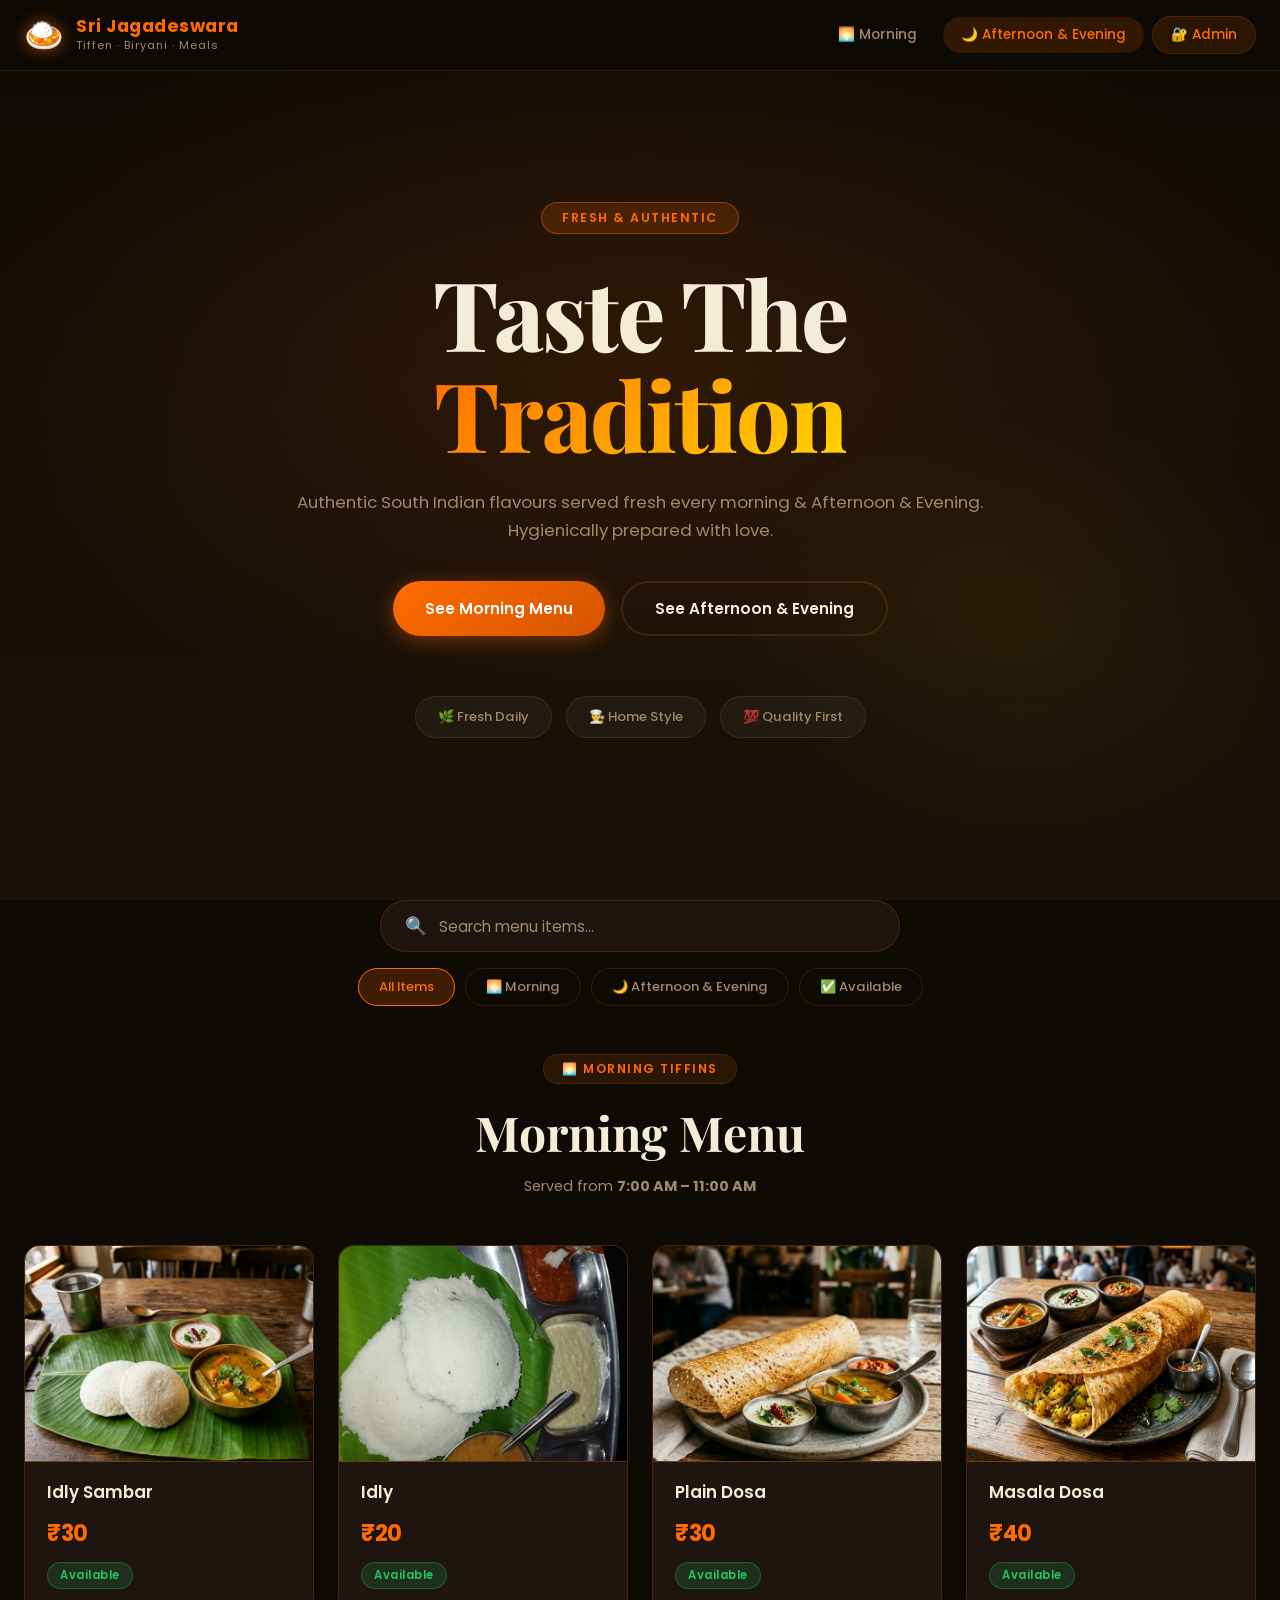
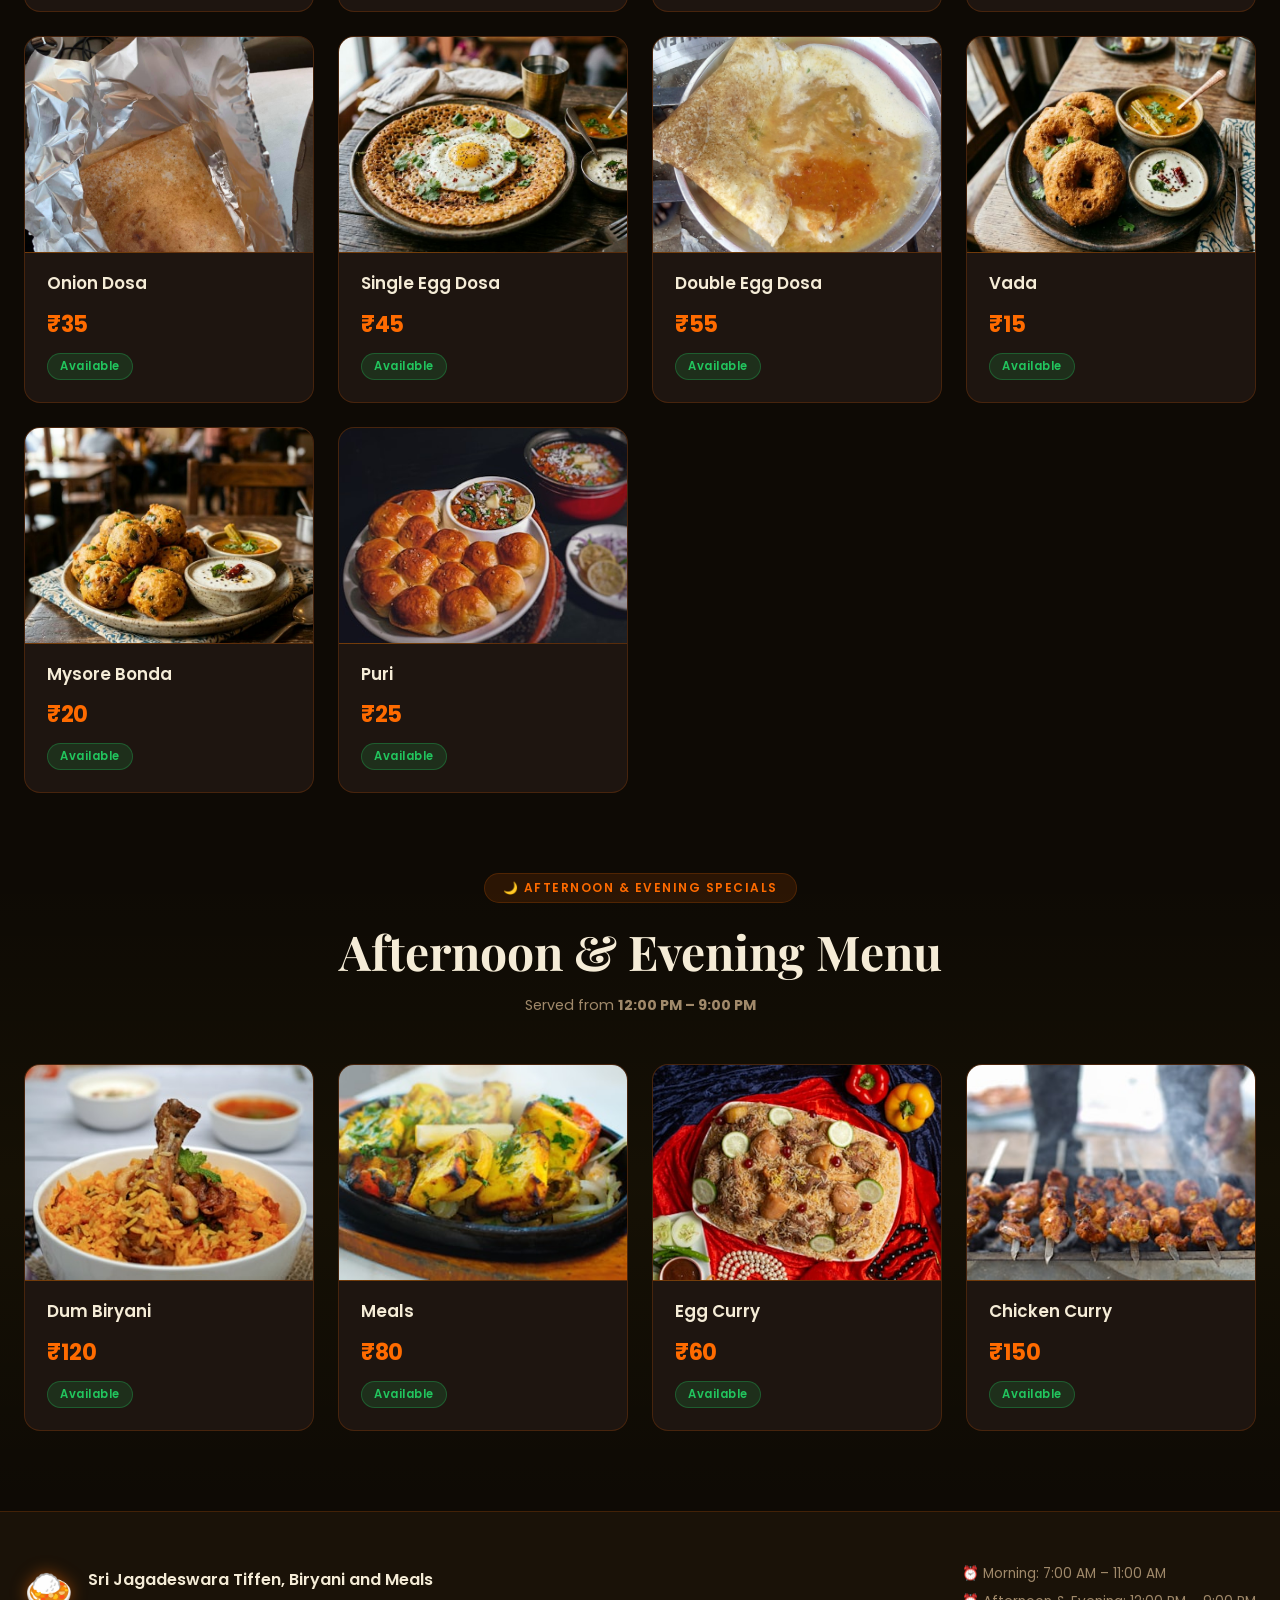
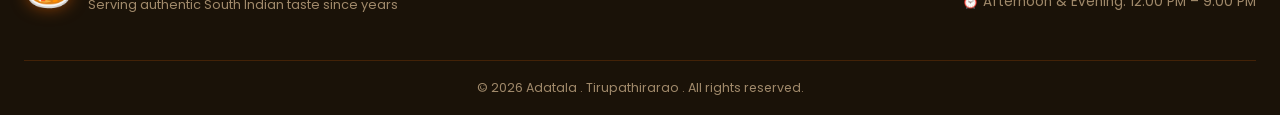
<file: index.html>
<!DOCTYPE html>
<html lang="en">

<head>
  <meta charset="UTF-8" />
  <meta name="viewport" content="width=device-width, initial-scale=1.0" />
  <title>Sri Jagadeswara Tiffen, Biryani and Meals</title>
  <meta name="description"
    content="Fresh & delicious South Indian tiffins, biryani and meals at Sri Jagadeswara Tiffen. View our morning and evening menu." />
  <link rel="preconnect" href="https://fonts.googleapis.com" />
  <link
    href="https://fonts.googleapis.com/css2?family=Poppins:wght@300;400;500;600;700;800&family=Playfair+Display:wght@700;800&display=swap"
    rel="stylesheet" />
  <link rel="stylesheet" href="style.css" />
</head>

<body>

  <!-- ========== HEADER ========== -->
  <header class="site-header" id="site-header">
    <div class="header-inner">
      <div class="brand">
        <span class="brand-icon">🍛</span>
        <div class="brand-text">
          <h1 class="brand-name">Sri Jagadeswara</h1>
          <p class="brand-sub">Tiffen · Biryani · Meals</p>
        </div>
      </div>
      <nav class="main-nav" id="main-nav">
        <a href="#morning" class="nav-link active" id="nav-morning">🌅 Morning</a>
        <a href="#evening" class="nav-link" id="nav-evening">🌙 Afternoon & Evening</a>
        <a href="admin.html" class="nav-link admin-link" id="nav-admin">🔐 Admin</a>
      </nav>
      <button class="hamburger" id="hamburger" aria-label="Toggle menu">&#9776;</button>
    </div>
  </header>

  <!-- ========== HERO ========== -->
  <section class="hero">
    <div class="hero-bg"></div>
    <div class="hero-content">
      <span class="hero-badge">Fresh &amp; Authentic</span>
      <h2 class="hero-title">taste the<br /><span class="gradient-text">tradition</span></h2>
      <p class="hero-desc">Authentic South Indian flavours served fresh every morning &amp; Afternoon & Evening.
        Hygienically
        prepared with love.</p>
      <div class="hero-cta">
        <a href="#morning" class="btn btn-primary" id="btn-see-morning">See Morning Menu</a>
        <a href="#evening" class="btn btn-outline" id="btn-see-evening">See Afternoon & Evening</a>
      </div>
    </div>
    <div class="hero-badges-row">
      <div class="badge-pill">🌿 Fresh Daily</div>
      <div class="badge-pill">👨‍🍳 Home Style</div>
      <div class="badge-pill">💯 Quality First</div>
    </div>
  </section>

  <!-- ========== SEARCH ========== -->
  <div class="search-wrap">
    <div class="search-box">
      <span class="search-icon">🔍</span>
      <input type="text" id="search-input" placeholder="Search menu items..." autocomplete="off" />
    </div>
    <div class="filter-chips">
      <button class="chip active" data-filter="all" id="filter-all">All Items</button>
      <button class="chip" data-filter="morning" id="filter-morning">🌅 Morning</button>
      <button class="chip" data-filter="evening" id="filter-evening">🌙 Afternoon & Evening</button>
      <button class="chip" data-filter="available" id="filter-available">✅ Available</button>
    </div>
  </div>

  <!-- ========== MORNING MENU ========== -->
  <section class="menu-section" id="morning">
    <div class="section-header">
      <div class="section-label">🌅 Morning Tiffins</div>
      <h2 class="section-title">Morning Menu</h2>
      <p class="section-desc">Served from <strong>7:00 AM – 11:00 AM</strong></p>
    </div>
    <div class="menu-grid" id="morning-grid">
      <div class="skeleton-card"></div>
      <div class="skeleton-card"></div>
      <div class="skeleton-card"></div>
      <div class="skeleton-card"></div>
    </div>
  </section>

  <!-- ========== EVENING MENU ========== -->
  <section class="menu-section evening-section" id="evening">
    <div class="section-header">
      <div class="section-label">🌙 Afternoon & Evening Specials</div>
      <h2 class="section-title">Afternoon & Evening Menu</h2>
      <p class="section-desc">Served from <strong>12:00 PM – 9:00 PM</strong></p>
    </div>
    <div class="menu-grid" id="evening-grid">
      <div class="skeleton-card"></div>
      <div class="skeleton-card"></div>
      <div class="skeleton-card"></div>
    </div>
  </section>

  <!-- ========== NO RESULTS ========== -->
  <div class="no-results hidden" id="no-results">
    <div class="no-results-icon">🍽️</div>
    <h3>No items found</h3>
    <p>Try a different search or filter.</p>
  </div>

  <!-- ========== FOOTER ========== -->
  <footer class="site-footer">
    <div class="footer-inner">
      <div class="footer-brand">
        <span class="footer-icon">🍛</span>
        <div>
          <div class="footer-name">Sri Jagadeswara Tiffen, Biryani and Meals</div>
          <div class="footer-tagline">Serving authentic South Indian taste since years</div>
        </div>
      </div>
      <div class="footer-info">
        <p>⏰ Morning: 7:00 AM – 11:00 AM</p>
        <p>⏰ Afternoon & Evening: 12:00 PM – 9:00 PM</p>
      </div>
    </div>
    <div class="footer-bottom">© 2026 Adatala . Tirupathirarao . All rights reserved.</div>
  </footer>

  <script src="data.js"></script>
  <script src="main.js"></script>
</body>

</html>
</file>
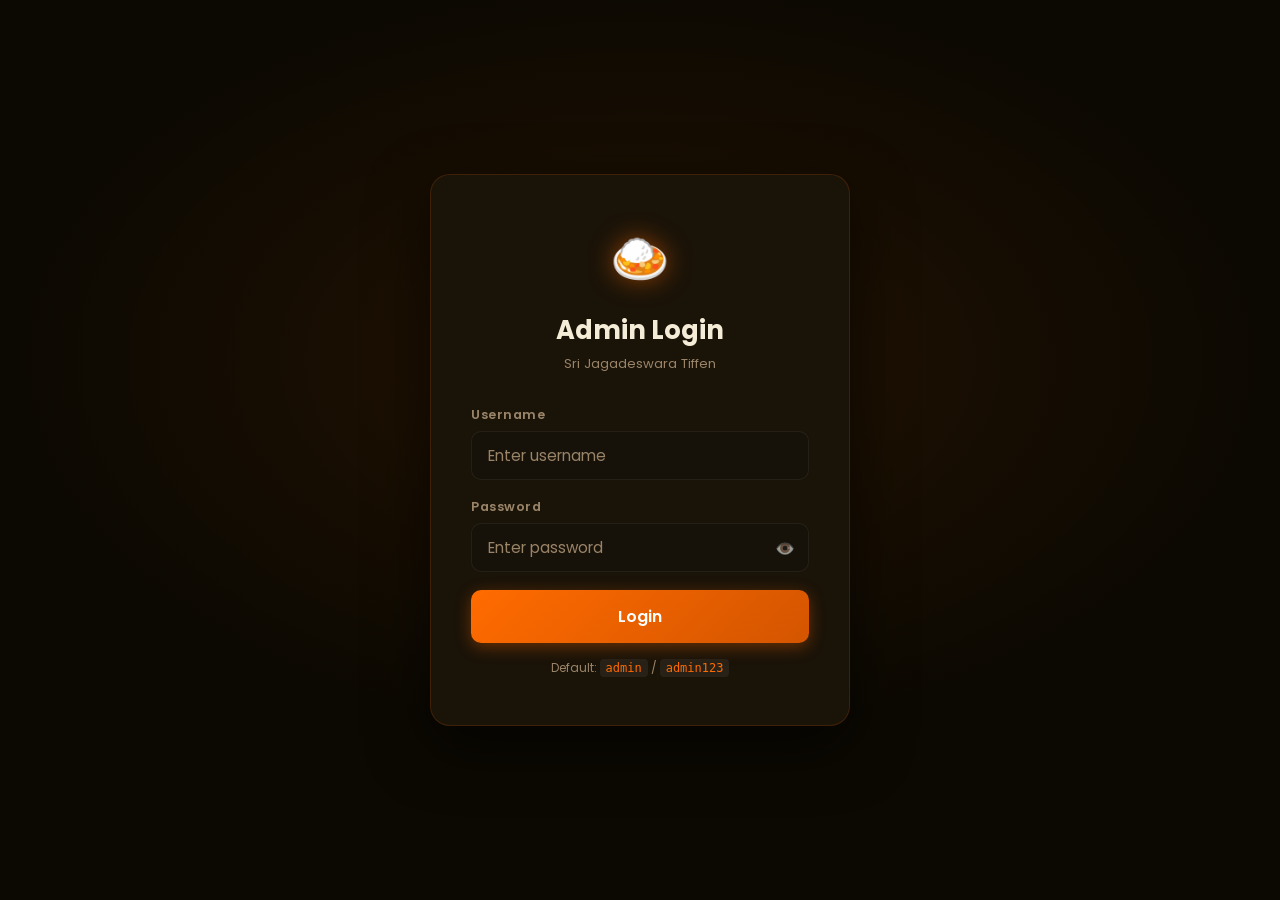
<file: admin.html>
<!DOCTYPE html>
<html lang="en">
<head>
  <meta charset="UTF-8" />
  <meta name="viewport" content="width=device-width, initial-scale=1.0" />
  <title>Admin Panel – Sri Jagadeswara Tiffen</title>
  <meta name="description" content="Admin panel for Sri Jagadeswara Tiffen, Biryani and Meals menu management." />
  <link rel="preconnect" href="https://fonts.googleapis.com" />
  <link href="https://fonts.googleapis.com/css2?family=Poppins:wght@300;400;500;600;700;800&display=swap" rel="stylesheet" />
  <link rel="stylesheet" href="admin.css" />
</head>
<body>

  <!-- ========== LOGIN SCREEN ========== -->
  <div class="login-screen" id="login-screen">
    <div class="login-card">
      <div class="login-logo">🍛</div>
      <h1 class="login-title">Admin Login</h1>
      <p class="login-sub">Sri Jagadeswara Tiffen</p>
      <form id="login-form" autocomplete="off">
        <div class="form-group">
          <label for="username">Username</label>
          <input type="text" id="username" placeholder="Enter username" required autocomplete="off" />
        </div>
        <div class="form-group">
          <label for="password">Password</label>
          <div class="password-wrap">
            <input type="password" id="password" placeholder="Enter password" required autocomplete="off" />
            <button type="button" class="eye-btn" id="eye-btn" title="Show password">👁️</button>
          </div>
        </div>
        <div class="login-error hidden" id="login-error">❌ Invalid credentials. Try again.</div>
        <button type="submit" class="btn-login" id="btn-login-submit">Login</button>
      </form>
      <p class="login-hint">Default: <code>admin</code> / <code>admin123</code></p>
    </div>
  </div>

  <!-- ========== ADMIN DASHBOARD ========== -->
  <div class="admin-shell hidden" id="admin-shell">

    <!-- Sidebar -->
    <aside class="sidebar" id="sidebar">
      <div class="sidebar-brand">
        <span>🍛</span>
        <div>
          <div class="sb-title">Sri Jagadeswara</div>
          <div class="sb-sub">Admin Panel</div>
        </div>
      </div>
      <nav class="sidebar-nav">
        <a href="#" class="sb-link active" id="sb-all" data-section="all">📋 All Items</a>
        <a href="#" class="sb-link" id="sb-morning" data-section="morning">🌅 Morning</a>
        <a href="#" class="sb-link" id="sb-evening" data-section="evening">🌙 Afternoon & Evening</a>
        <a href="#" class="sb-link" id="sb-add" data-section="add">➕ Add Item</a>
      </nav>
      <a href="index.html" class="btn-view-site" id="btn-view-site">🌐 View Site</a>
      <button class="btn-logout" id="btn-logout">🚪 Logout</button>
    </aside>

    <!-- Main content -->
    <main class="admin-main">

      <!-- Top bar -->
      <div class="topbar">
        <div class="topbar-left">
          <button class="sidebar-toggle" id="sidebar-toggle">☰</button>
          <h2 class="topbar-title" id="topbar-title">All Menu Items</h2>
        </div>
        <div class="topbar-right">
          <div class="admin-search-wrap">
            <input type="text" id="admin-search" placeholder="Search items..." />
          </div>
        </div>
      </div>

      <!-- Stats bar -->
      <div class="stats-bar" id="stats-bar">
        <div class="stat-card" id="stat-total">
          <div class="stat-num">–</div>
          <div class="stat-label">Total Items</div>
        </div>
        <div class="stat-card" id="stat-morning">
          <div class="stat-num">–</div>
          <div class="stat-label">Morning Items</div>
        </div>
        <div class="stat-card" id="stat-evening">
          <div class="stat-num">–</div>
          <div class="stat-label">Evening Items</div>
        </div>
        <div class="stat-card" id="stat-available">
          <div class="stat-num">–</div>
          <div class="stat-label">Available</div>
        </div>
      </div>

      <!-- Add item form -->
      <div class="add-form-panel hidden" id="add-form-panel">
        <h3 class="panel-title">➕ Add New Item</h3>
        <form id="add-item-form" class="add-form">
          <div class="form-row">
            <div class="form-group">
              <label for="new-name">Item Name *</label>
              <input type="text" id="new-name" placeholder="e.g. Idly Sambar" required />
            </div>
            <div class="form-group">
              <label for="new-price">Price (₹) *</label>
              <input type="number" id="new-price" placeholder="e.g. 30" min="1" required />
            </div>
          </div>
          <div class="form-row">
            <div class="form-group">
              <label for="new-category">Category *</label>
              <select id="new-category" required>
                <option value="">-- Select --</option>
                <option value="morning">🌅 Morning</option>
                <option value="evening">🌙 Evening</option>
              </select>
            </div>
            <div class="form-group">
              <label for="new-emoji">Emoji Icon</label>
              <input type="text" id="new-emoji" placeholder="e.g. 🍚" maxlength="4" />
            </div>
          </div>
          <div class="form-actions">
            <button type="submit" class="btn-add" id="btn-add-item">➕ Add Item</button>
          </div>
          <div class="form-msg hidden" id="add-msg"></div>
        </form>
      </div>

      <!-- Items table -->
      <div class="table-panel" id="table-panel">
        <div class="table-wrap">
          <table class="items-table" id="items-table">
            <thead>
              <tr>
                <th>Visual</th>
                <th>Name</th>
                <th>Category</th>
                <th>Price</th>
                <th>Status</th>
                <th>Actions</th>
              </tr>
            </thead>
            <tbody id="items-tbody">
              <tr><td colspan="6" class="loading-row">Loading items…</td></tr>
            </tbody>
          </table>
        </div>
      </div>

    </main>
  </div>

  <!-- ========== EDIT MODAL ========== -->
  <div class="modal-overlay hidden" id="modal-overlay">
    <div class="modal-card" id="modal-card">
      <h3 class="modal-title">✏️ Edit Item</h3>
      <input type="hidden" id="edit-id" />
      <div class="form-group">
        <label for="edit-name">Item Name</label>
        <input type="text" id="edit-name" />
      </div>
      <div class="form-row">
        <div class="form-group">
          <label for="edit-price">Price (₹)</label>
          <input type="number" id="edit-price" min="1" />
        </div>
        <div class="form-group">
          <label for="edit-category">Category</label>
          <select id="edit-category">
            <option value="morning">🌅 Morning</option>
            <option value="evening">🌙 Evening</option>
          </select>
        </div>
      </div>
      <div class="form-group">
        <label for="edit-emoji">Emoji</label>
        <input type="text" id="edit-emoji" maxlength="4" />
      </div>
      <div class="modal-actions">
        <button class="btn-cancel" id="btn-modal-cancel">Cancel</button>
        <button class="btn-save" id="btn-modal-save">💾 Save Changes</button>
      </div>
    </div>
  </div>

  <!-- ========== TOAST ========== -->
  <div class="toast hidden" id="toast"></div>

  <script src="data.js"></script>
  <script src="admin.js"></script>
</body>
</html>
</file>
<file: style.css>
/* ====================================
   GLOBAL RESET & VARIABLES
===================================== */
*, *::before, *::after { box-sizing: border-box; margin: 0; padding: 0; }

:root {
  --saffron:    #FF6B00;
  --saffron-lt: #FF8C33;
  --saffron-dk: #D45500;
  --gold:       #FFD600;
  --green:      #22C55E;
  --red:        #EF4444;
  --bg:         #0E0A05;
  --bg2:        #1A1208;
  --bg3:        #241C0F;
  --card:       #1E1510;
  --card-hover: #2A1E12;
  --border:     rgba(255,107,0,0.18);
  --text:       #F5ECD7;
  --text-muted: #A0896A;
  --radius:     16px;
  --radius-sm:  10px;
  --shadow:     0 8px 32px rgba(0,0,0,0.5);
  --glow:       0 0 20px rgba(255,107,0,0.25);
}

html { scroll-behavior: smooth; }

body {
  font-family: 'Poppins', sans-serif;
  background: var(--bg);
  color: var(--text);
  min-height: 100vh;
  overflow-x: hidden;
}

a { text-decoration: none; color: inherit; }

/* ====================================
   SCROLLBAR
===================================== */
::-webkit-scrollbar { width: 6px; }
::-webkit-scrollbar-track { background: var(--bg2); }
::-webkit-scrollbar-thumb { background: var(--saffron); border-radius: 3px; }

/* ====================================
   HEADER
===================================== */
.site-header {
  position: fixed;
  top: 0; left: 0; right: 0;
  z-index: 100;
  background: rgba(14,10,5,0.85);
  backdrop-filter: blur(16px);
  -webkit-backdrop-filter: blur(16px);
  border-bottom: 1px solid var(--border);
  transition: all 0.3s;
}

.header-inner {
  max-width: 1280px;
  margin: 0 auto;
  padding: 0 24px;
  height: 70px;
  display: flex;
  align-items: center;
  justify-content: space-between;
}

.brand { display: flex; align-items: center; gap: 12px; }
.brand-icon { font-size: 2rem; filter: drop-shadow(0 0 8px rgba(255,107,0,0.6)); }
.brand-name {
  font-size: 1.1rem;
  font-weight: 700;
  color: var(--saffron);
  letter-spacing: 0.5px;
  line-height: 1.2;
}
.brand-sub { font-size: 0.7rem; color: var(--text-muted); letter-spacing: 1px; }

.main-nav { display: flex; align-items: center; gap: 8px; }
.nav-link {
  padding: 8px 18px;
  border-radius: 30px;
  font-size: 0.85rem;
  font-weight: 500;
  color: var(--text-muted);
  transition: all 0.25s;
}
.nav-link:hover, .nav-link.active {
  background: rgba(255,107,0,0.15);
  color: var(--saffron);
}
.admin-link {
  background: rgba(255,107,0,0.12);
  border: 1px solid var(--border);
  color: var(--saffron);
}
.admin-link:hover {
  background: var(--saffron);
  color: #fff;
}

.hamburger {
  display: none;
  background: none;
  border: none;
  color: var(--saffron);
  font-size: 1.6rem;
  cursor: pointer;
}

/* ====================================
   HERO
===================================== */
.hero {
  position: relative;
  min-height: 100vh;
  display: flex;
  flex-direction: column;
  align-items: center;
  justify-content: center;
  overflow: hidden;
  padding: 120px 24px 80px;
}

.hero-bg {
  position: absolute;
  inset: 0;
  background:
    radial-gradient(ellipse 80% 60% at 50% 40%, rgba(255,107,0,0.12) 0%, transparent 70%),
    radial-gradient(ellipse 40% 40% at 80% 70%, rgba(255,214,0,0.06) 0%, transparent 60%),
    linear-gradient(180deg, #0E0A05 0%, #1A1208 100%);
}

.hero-content {
  position: relative;
  text-align: center;
  max-width: 700px;
}

.hero-badge {
  display: inline-block;
  padding: 6px 20px;
  background: rgba(255,107,0,0.18);
  border: 1px solid rgba(255,107,0,0.4);
  border-radius: 30px;
  font-size: 0.78rem;
  font-weight: 600;
  color: var(--saffron);
  letter-spacing: 1.5px;
  text-transform: uppercase;
  margin-bottom: 28px;
  animation: fadeInDown 0.6s ease both;
}

.hero-title {
  font-family: 'Playfair Display', serif;
  font-size: clamp(3rem, 10vw, 6rem);
  font-weight: 800;
  line-height: 1.05;
  text-transform: capitalize;
  letter-spacing: -2px;
  color: var(--text);
  margin-bottom: 24px;
  animation: fadeInUp 0.7s ease 0.1s both;
}

.gradient-text {
  background: linear-gradient(135deg, var(--saffron) 0%, var(--gold) 100%);
  -webkit-background-clip: text;
  background-clip: text;
  -webkit-text-fill-color: transparent;
}

.hero-desc {
  font-size: 1.05rem;
  color: var(--text-muted);
  line-height: 1.7;
  margin-bottom: 36px;
  animation: fadeInUp 0.7s ease 0.2s both;
}

.hero-cta {
  display: flex;
  gap: 16px;
  justify-content: center;
  flex-wrap: wrap;
  animation: fadeInUp 0.7s ease 0.3s both;
}

.btn {
  display: inline-flex;
  align-items: center;
  gap: 8px;
  padding: 14px 32px;
  border-radius: 40px;
  font-size: 0.95rem;
  font-weight: 600;
  cursor: pointer;
  border: none;
  transition: all 0.25s;
  font-family: 'Poppins', sans-serif;
}
.btn-primary {
  background: linear-gradient(135deg, var(--saffron), var(--saffron-dk));
  color: #fff;
  box-shadow: 0 4px 20px rgba(255,107,0,0.4);
}
.btn-primary:hover {
  transform: translateY(-3px);
  box-shadow: 0 8px 28px rgba(255,107,0,0.5);
}
.btn-outline {
  background: transparent;
  border: 2px solid var(--border);
  color: var(--text);
}
.btn-outline:hover {
  border-color: var(--saffron);
  color: var(--saffron);
  transform: translateY(-3px);
}

.hero-badges-row {
  position: relative;
  display: flex;
  gap: 14px;
  margin-top: 60px;
  flex-wrap: wrap;
  justify-content: center;
  animation: fadeInUp 0.7s ease 0.4s both;
}

.badge-pill {
  padding: 10px 22px;
  background: rgba(255,255,255,0.04);
  border: 1px solid var(--border);
  border-radius: 30px;
  font-size: 0.82rem;
  color: var(--text-muted);
  font-weight: 500;
  backdrop-filter: blur(8px);
}

/* ====================================
   SEARCH
===================================== */
.search-wrap {
  max-width: 860px;
  margin: 0 auto;
  padding: 0 24px 48px;
  display: flex;
  flex-direction: column;
  align-items: center;
  gap: 16px;
}

.search-box {
  display: flex;
  align-items: center;
  background: var(--card);
  border: 1px solid var(--border);
  border-radius: 50px;
  padding: 12px 24px;
  width: 100%;
  max-width: 520px;
  gap: 12px;
  transition: border-color 0.25s;
}
.search-box:focus-within { border-color: var(--saffron); }
.search-icon { font-size: 1.1rem; }
.search-box input {
  flex: 1;
  background: none;
  border: none;
  outline: none;
  color: var(--text);
  font-size: 0.95rem;
  font-family: 'Poppins', sans-serif;
}
.search-box input::placeholder { color: var(--text-muted); }

.filter-chips { display: flex; gap: 10px; flex-wrap: wrap; justify-content: center; }
.chip {
  padding: 8px 20px;
  border-radius: 30px;
  border: 1px solid var(--border);
  background: transparent;
  color: var(--text-muted);
  font-size: 0.82rem;
  font-weight: 500;
  cursor: pointer;
  transition: all 0.2s;
  font-family: 'Poppins', sans-serif;
}
.chip:hover { border-color: var(--saffron); color: var(--saffron); }
.chip.active {
  background: rgba(255,107,0,0.2);
  border-color: var(--saffron);
  color: var(--saffron);
}

/* ====================================
   MENU SECTIONS
===================================== */
.menu-section {
  max-width: 1280px;
  margin: 0 auto;
  padding: 0 24px 80px;
}

.evening-section {
  background: linear-gradient(180deg, transparent, rgba(255,214,0,0.03), transparent);
}

.section-header {
  text-align: center;
  margin-bottom: 48px;
}

.section-label {
  display: inline-block;
  padding: 5px 18px;
  background: rgba(255,107,0,0.12);
  border: 1px solid var(--border);
  border-radius: 30px;
  font-size: 0.75rem;
  font-weight: 600;
  color: var(--saffron);
  letter-spacing: 1.5px;
  text-transform: uppercase;
  margin-bottom: 16px;
}

.section-title {
  font-family: 'Playfair Display', serif;
  font-size: clamp(2rem, 5vw, 3rem);
  font-weight: 700;
  color: var(--text);
  margin-bottom: 12px;
}

.section-desc {
  font-size: 0.9rem;
  color: var(--text-muted);
}

/* ====================================
   MENU GRID & CARDS
===================================== */
.menu-grid {
  display: grid;
  grid-template-columns: repeat(auto-fill, minmax(260px, 1fr));
  gap: 24px;
}

.menu-card {
  background: var(--card);
  border: 1px solid var(--border);
  border-radius: var(--radius);
  display: flex;
  flex-direction: column;
  cursor: default;
  transition: all 0.3s;
  position: relative;
  overflow: hidden;
}
.menu-card::before {
  content: '';
  position: absolute;
  top: 0; left: 0; right: 0;
  height: 2px;
  background: linear-gradient(90deg, var(--saffron), var(--gold));
  opacity: 0;
  transition: opacity 0.3s;
}
.menu-card:hover {
  background: var(--card-hover);
  transform: translateY(-6px);
  box-shadow: var(--shadow), var(--glow);
  border-color: rgba(255,107,0,0.35);
}
.menu-card:hover::before { opacity: 1; }

.menu-card.unavailable { opacity: 0.5; filter: grayscale(0.5); }

.card-media {
  position: relative;
  aspect-ratio: 4 / 3;
  overflow: hidden;
  border-bottom: 1px solid var(--border);
  background:
    radial-gradient(circle at 20% 20%, rgba(255,214,0,0.16), transparent 40%),
    linear-gradient(135deg, rgba(255,107,0,0.18), rgba(36,28,15,0.95));
}

.card-media.emoji-only {
  min-height: 180px;
  aspect-ratio: auto;
  display: flex;
  align-items: center;
  justify-content: center;
  padding: 24px;
}

.card-image {
  width: 100%;
  height: 100%;
  object-fit: cover;
  display: block;
  transition: transform 0.4s ease;
}

.menu-card:hover .card-image {
  transform: scale(1.05);
}

.card-body {
  display: flex;
  flex: 1;
  flex-direction: column;
  gap: 12px;
  padding: 20px 22px 22px;
}

.card-emoji {
  font-size: 3rem;
  line-height: 1;
  filter: drop-shadow(0 4px 8px rgba(0,0,0,0.4));
}

.card-name {
  font-size: 1.05rem;
  font-weight: 600;
  color: var(--text);
  line-height: 1.3;
}

.card-price {
  font-size: 1.4rem;
  font-weight: 700;
  color: var(--saffron);
  letter-spacing: -0.5px;
}

.card-status {
  display: inline-flex;
  align-items: center;
  gap: 6px;
  padding: 4px 12px;
  border-radius: 20px;
  font-size: 0.72rem;
  font-weight: 600;
  letter-spacing: 0.5px;
  align-self: flex-start;
  margin-top: auto;
}
.card-status.available {
  background: rgba(34,197,94,0.15);
  color: var(--green);
  border: 1px solid rgba(34,197,94,0.3);
}
.card-status.unavailable {
  background: rgba(239,68,68,0.12);
  color: var(--red);
  border: 1px solid rgba(239,68,68,0.25);
}

/* Skeleton cards */
.skeleton-card {
  background: var(--card);
  border: 1px solid var(--border);
  border-radius: var(--radius);
  height: 300px;
  animation: pulse 1.5s ease-in-out infinite;
}

@keyframes pulse {
  0%, 100% { opacity: 1; }
  50%       { opacity: 0.4; }
}

/* ====================================
   NO RESULTS
===================================== */
.no-results {
  text-align: center;
  padding: 80px 24px;
  color: var(--text-muted);
}
.no-results-icon { font-size: 4rem; margin-bottom: 16px; }
.no-results h3 { font-size: 1.4rem; margin-bottom: 8px; color: var(--text); }
.hidden { display: none !important; }

/* ====================================
   FOOTER
===================================== */
.site-footer {
  background: var(--bg2);
  border-top: 1px solid var(--border);
  padding: 48px 24px 0;
}
.footer-inner {
  max-width: 1280px;
  margin: 0 auto;
  display: flex;
  justify-content: space-between;
  align-items: flex-start;
  gap: 32px;
  flex-wrap: wrap;
  padding-bottom: 40px;
}
.footer-brand { display: flex; align-items: center; gap: 14px; }
.footer-icon { font-size: 2.5rem; filter: drop-shadow(0 0 8px rgba(255,107,0,0.5)); }
.footer-name { font-size: 1rem; font-weight: 600; color: var(--text); margin-bottom: 4px; }
.footer-tagline { font-size: 0.8rem; color: var(--text-muted); }
.footer-info { color: var(--text-muted); font-size: 0.85rem; line-height: 2; }
.footer-bottom {
  border-top: 1px solid var(--border);
  text-align: center;
  padding: 18px;
  font-size: 0.78rem;
  color: var(--text-muted);
}

/* ====================================
   ANIMATIONS
===================================== */
@keyframes fadeInDown {
  from { opacity: 0; transform: translateY(-20px); }
  to   { opacity: 1; transform: translateY(0); }
}
@keyframes fadeInUp {
  from { opacity: 0; transform: translateY(24px); }
  to   { opacity: 1; transform: translateY(0); }
}

/* ====================================
   RESPONSIVE
===================================== */
@media (max-width: 768px) {
  .main-nav { display: none; flex-direction: column; position: absolute; top: 70px; left: 0; right: 0; background: rgba(14,10,5,0.98); padding: 16px; gap: 4px; border-bottom: 1px solid var(--border); }
  .main-nav.open { display: flex; }
  .nav-link { border-radius: 10px; padding: 12px 16px; }
  .hamburger { display: block; }
  .hero-title { letter-spacing: -1px; }
  .hero-cta { flex-direction: column; align-items: center; }
  .footer-inner { flex-direction: column; }
}

@media (max-width: 480px) {
  .menu-grid { grid-template-columns: 1fr 1fr; gap: 14px; }
  .card-body { padding: 18px 16px; }
}
</file>
<file: admin.css>
/* ====================================
   ADMIN PANEL CSS
===================================== */
*, *::before, *::after { box-sizing: border-box; margin: 0; padding: 0; }

:root {
  --saffron:    #FF6B00;
  --saffron-lt: #FF8C33;
  --gold:       #FFD600;
  --green:      #22C55E;
  --red:        #EF4444;
  --blue:       #3B82F6;
  --bg:         #0C0902;
  --bg2:        #171209;
  --bg3:        #1E1810;
  --card:       #1A1308;
  --sidebar-bg: #100E07;
  --border:     rgba(255,107,0,0.16);
  --border2:    rgba(255,255,255,0.06);
  --text:       #F5ECD7;
  --text-muted: #9A8468;
  --radius:     14px;
  --sidebar-w:  240px;
}

html, body { height: 100%; font-family: 'Poppins', sans-serif; }
body { background: var(--bg); color: var(--text); overflow-x: hidden; }
a { text-decoration: none; color: inherit; }

/* ====================================
   LOGIN SCREEN
===================================== */
.login-screen {
  min-height: 100vh;
  display: flex;
  align-items: center;
  justify-content: center;
  background:
    radial-gradient(ellipse 70% 60% at 50% 40%, rgba(255,107,0,0.1) 0%, transparent 70%),
    var(--bg);
  padding: 24px;
}

.login-card {
  background: var(--card);
  border: 1px solid var(--border);
  border-radius: 20px;
  padding: 48px 40px;
  width: 100%;
  max-width: 420px;
  box-shadow: 0 20px 60px rgba(0,0,0,0.6);
  text-align: center;
}

.login-logo { font-size: 3rem; margin-bottom: 16px; filter: drop-shadow(0 0 12px rgba(255,107,0,0.5)); }
.login-title { font-size: 1.6rem; font-weight: 700; color: var(--text); margin-bottom: 4px; }
.login-sub { font-size: 0.82rem; color: var(--text-muted); margin-bottom: 32px; }

.form-group { margin-bottom: 18px; text-align: left; }
.form-group label { display: block; font-size: 0.8rem; font-weight: 600; color: var(--text-muted); margin-bottom: 7px; letter-spacing: 0.5px; }
.form-group input,
.form-group select {
  width: 100%;
  padding: 12px 16px;
  background: var(--bg2);
  border: 1px solid var(--border2);
  border-radius: 10px;
  color: var(--text);
  font-size: 0.95rem;
  font-family: 'Poppins', sans-serif;
  outline: none;
  transition: border-color 0.2s;
}
.form-group input:focus,
.form-group select:focus { border-color: var(--saffron); }
.form-group input::placeholder { color: var(--text-muted); }
.form-group select option { background: var(--bg2); }

.password-wrap { position: relative; }
.password-wrap input { padding-right: 48px; }
.eye-btn {
  position: absolute;
  right: 14px; top: 50%;
  transform: translateY(-50%);
  background: none;
  border: none;
  cursor: pointer;
  font-size: 1rem;
  opacity: 0.6;
  transition: opacity 0.2s;
}
.eye-btn:hover { opacity: 1; }

.login-error {
  background: rgba(239,68,68,0.12);
  border: 1px solid rgba(239,68,68,0.3);
  border-radius: 8px;
  padding: 10px 14px;
  font-size: 0.82rem;
  color: var(--red);
  margin-bottom: 16px;
}

.btn-login {
  width: 100%;
  padding: 14px;
  background: linear-gradient(135deg, var(--saffron), #D45500);
  color: #fff;
  border: none;
  border-radius: 10px;
  font-size: 1rem;
  font-weight: 600;
  cursor: pointer;
  font-family: 'Poppins', sans-serif;
  transition: all 0.25s;
  box-shadow: 0 4px 16px rgba(255,107,0,0.35);
}
.btn-login:hover { transform: translateY(-2px); box-shadow: 0 8px 24px rgba(255,107,0,0.45); }

.login-hint { font-size: 0.75rem; color: var(--text-muted); margin-top: 16px; }
.login-hint code { background: rgba(255,255,255,0.06); padding: 2px 6px; border-radius: 4px; color: var(--saffron); }

/* ====================================
   ADMIN SHELL (sidebar + main)
===================================== */
.admin-shell {
  display: flex;
  min-height: 100vh;
}

/* Sidebar */
.sidebar {
  width: var(--sidebar-w);
  background: var(--sidebar-bg);
  border-right: 1px solid var(--border);
  display: flex;
  flex-direction: column;
  padding: 0;
  position: fixed;
  top: 0; left: 0; bottom: 0;
  z-index: 50;
  transition: transform 0.3s;
}

.sidebar-brand {
  padding: 24px 20px;
  display: flex;
  align-items: center;
  gap: 12px;
  border-bottom: 1px solid var(--border);
  font-size: 1.5rem;
}
.sb-title { font-size: 0.95rem; font-weight: 700; color: var(--saffron); line-height: 1.3; }
.sb-sub   { font-size: 0.68rem; color: var(--text-muted); }

.sidebar-nav { flex: 1; padding: 20px 12px; display: flex; flex-direction: column; gap: 4px; }
.sb-link {
  display: flex;
  align-items: center;
  gap: 10px;
  padding: 11px 14px;
  border-radius: 10px;
  font-size: 0.88rem;
  font-weight: 500;
  color: var(--text-muted);
  transition: all 0.2s;
}
.sb-link:hover { background: rgba(255,107,0,0.1); color: var(--text); }
.sb-link.active { background: rgba(255,107,0,0.18); color: var(--saffron); font-weight: 600; }

.btn-view-site {
  display: block;
  margin: 0 12px 8px;
  padding: 11px 14px;
  background: rgba(34,197,94,0.08);
  border: 1px solid rgba(34,197,94,0.2);
  border-radius: 10px;
  color: var(--green);
  font-size: 0.88rem;
  font-weight: 500;
  text-align: left;
  font-family: 'Poppins', sans-serif;
  transition: all 0.2s;
  text-decoration: none;
}
.btn-view-site:hover { background: rgba(34,197,94,0.18); }

.btn-logout {
  margin: 0 12px 20px;
  padding: 11px 14px;
  background: rgba(239,68,68,0.1);
  border: 1px solid rgba(239,68,68,0.2);
  border-radius: 10px;
  color: var(--red);
  font-size: 0.88rem;
  font-weight: 500;
  cursor: pointer;
  text-align: left;
  font-family: 'Poppins', sans-serif;
  transition: all 0.2s;
}
.btn-logout:hover { background: rgba(239,68,68,0.2); }

/* Main */
.admin-main {
  flex: 1;
  margin-left: var(--sidebar-w);
  padding: 0;
  min-height: 100vh;
  display: flex;
  flex-direction: column;
}

/* Topbar */
.topbar {
  position: sticky; top: 0; z-index: 40;
  background: rgba(12,9,2,0.9);
  backdrop-filter: blur(12px);
  border-bottom: 1px solid var(--border);
  display: flex;
  align-items: center;
  justify-content: space-between;
  padding: 0 28px;
  height: 64px;
  gap: 16px;
}
.topbar-left { display: flex; align-items: center; gap: 14px; }
.topbar-title { font-size: 1.1rem; font-weight: 700; color: var(--text); }
.sidebar-toggle {
  display: none;
  background: none;
  border: none;
  color: var(--saffron);
  font-size: 1.4rem;
  cursor: pointer;
}
.admin-search-wrap input {
  padding: 9px 16px;
  background: var(--bg2);
  border: 1px solid var(--border2);
  border-radius: 30px;
  color: var(--text);
  font-size: 0.85rem;
  font-family: 'Poppins', sans-serif;
  outline: none;
  width: 220px;
  transition: border-color 0.2s;
}
.admin-search-wrap input:focus { border-color: var(--saffron); }
.admin-search-wrap input::placeholder { color: var(--text-muted); }

/* Stats bar */
.stats-bar {
  display: grid;
  grid-template-columns: repeat(4, 1fr);
  gap: 16px;
  padding: 24px 28px 0;
}
.stat-card {
  background: var(--card);
  border: 1px solid var(--border);
  border-radius: var(--radius);
  padding: 20px 24px;
  text-align: center;
  transition: all 0.25s;
}
.stat-card:hover { border-color: var(--saffron); transform: translateY(-2px); }
.stat-num { font-size: 2rem; font-weight: 800; color: var(--saffron); line-height: 1; margin-bottom: 6px; }
.stat-label { font-size: 0.75rem; color: var(--text-muted); font-weight: 500; letter-spacing: 0.5px; }

/* Add form panel */
.add-form-panel {
  margin: 24px 28px 0;
  background: var(--card);
  border: 1px solid var(--border);
  border-radius: var(--radius);
  padding: 28px;
}
.panel-title { font-size: 1.05rem; font-weight: 700; color: var(--text); margin-bottom: 20px; }
.add-form { display: flex; flex-direction: column; gap: 4px; }
.form-row { display: grid; grid-template-columns: 1fr 1fr; gap: 16px; }
.form-actions { margin-top: 8px; }

.btn-add {
  padding: 12px 28px;
  background: linear-gradient(135deg, var(--saffron), #D45500);
  color: #fff;
  border: none;
  border-radius: 10px;
  font-size: 0.9rem;
  font-weight: 600;
  cursor: pointer;
  font-family: 'Poppins', sans-serif;
  transition: all 0.2s;
  box-shadow: 0 4px 14px rgba(255,107,0,0.3);
}
.btn-add:hover { transform: translateY(-2px); box-shadow: 0 8px 20px rgba(255,107,0,0.4); }

.form-msg {
  margin-top: 12px;
  padding: 10px 14px;
  border-radius: 8px;
  font-size: 0.82rem;
  font-weight: 500;
}
.form-msg.success { background: rgba(34,197,94,0.12); border: 1px solid rgba(34,197,94,0.3); color: var(--green); }
.form-msg.error   { background: rgba(239,68,68,0.1);  border: 1px solid rgba(239,68,68,0.25); color: var(--red); }

/* Table panel */
.table-panel {
  margin: 24px 28px 40px;
  background: var(--card);
  border: 1px solid var(--border);
  border-radius: var(--radius);
  overflow: hidden;
}
.table-wrap { overflow-x: auto; }
.items-table { width: 100%; border-collapse: collapse; }
.items-table thead th {
  padding: 14px 16px;
  text-align: left;
  font-size: 0.75rem;
  font-weight: 600;
  color: var(--text-muted);
  letter-spacing: 0.8px;
  text-transform: uppercase;
  background: rgba(255,255,255,0.03);
  border-bottom: 1px solid var(--border);
}
.items-table tbody tr {
  border-bottom: 1px solid var(--border2);
  transition: background 0.15s;
}
.items-table tbody tr:last-child { border-bottom: none; }
.items-table tbody tr:hover { background: rgba(255,107,0,0.05); }
.items-table tbody td {
  padding: 14px 16px;
  font-size: 0.88rem;
  color: var(--text);
  vertical-align: middle;
}

.item-visual {
  width: 56px;
  height: 56px;
  display: flex;
  align-items: center;
  justify-content: center;
  overflow: hidden;
  border-radius: 12px;
  border: 1px solid var(--border2);
  background: rgba(255,107,0,0.08);
}

.item-visual.emoji-only {
  font-size: 1.6rem;
}

.item-thumb {
  width: 100%;
  height: 100%;
  object-fit: cover;
  display: block;
}

.loading-row { text-align: center; padding: 40px !important; color: var(--text-muted); font-size: 0.9rem; }

.badge-cat {
  display: inline-flex;
  align-items: center;
  gap: 4px;
  padding: 4px 10px;
  border-radius: 20px;
  font-size: 0.72rem;
  font-weight: 600;
}
.badge-cat.morning { background: rgba(255,214,0,0.12); color: #FFD600; border: 1px solid rgba(255,214,0,0.25); }
.badge-cat.evening { background: rgba(130,80,255,0.12); color: #A78BFA; border: 1px solid rgba(130,80,255,0.25); }

.badge-status {
  display: inline-flex;
  align-items: center;
  gap: 5px;
  padding: 4px 10px;
  border-radius: 20px;
  font-size: 0.72rem;
  font-weight: 600;
  cursor: pointer;
  transition: all 0.2s;
}
.badge-status.available   { background: rgba(34,197,94,0.12); color: var(--green); border: 1px solid rgba(34,197,94,0.3); }
.badge-status.unavailable { background: rgba(239,68,68,0.1);  color: var(--red);   border: 1px solid rgba(239,68,68,0.25); }
.badge-status:hover { filter: brightness(1.2); transform: scale(1.05); }

.action-btns { display: flex; gap: 8px; align-items: center; }
.btn-edit {
  padding: 7px 14px;
  background: rgba(59,130,246,0.15);
  border: 1px solid rgba(59,130,246,0.3);
  border-radius: 8px;
  color: var(--blue);
  font-size: 0.78rem;
  font-weight: 600;
  cursor: pointer;
  font-family: 'Poppins', sans-serif;
  transition: all 0.2s;
}
.btn-edit:hover { background: rgba(59,130,246,0.3); }
.btn-delete {
  padding: 7px 14px;
  background: rgba(239,68,68,0.1);
  border: 1px solid rgba(239,68,68,0.25);
  border-radius: 8px;
  color: var(--red);
  font-size: 0.78rem;
  font-weight: 600;
  cursor: pointer;
  font-family: 'Poppins', sans-serif;
  transition: all 0.2s;
}
.btn-delete:hover { background: rgba(239,68,68,0.25); }

/* ====================================
   EDIT MODAL
===================================== */
.modal-overlay {
  position: fixed;
  inset: 0;
  background: rgba(0,0,0,0.7);
  backdrop-filter: blur(4px);
  z-index: 200;
  display: flex;
  align-items: center;
  justify-content: center;
  padding: 24px;
}
.modal-card {
  background: var(--card);
  border: 1px solid var(--border);
  border-radius: 18px;
  padding: 36px;
  width: 100%;
  max-width: 460px;
  box-shadow: 0 20px 60px rgba(0,0,0,0.7);
  animation: slideUp 0.25s ease;
}
@keyframes slideUp {
  from { opacity: 0; transform: translateY(30px); }
  to   { opacity: 1; transform: translateY(0); }
}
.modal-title { font-size: 1.1rem; font-weight: 700; color: var(--text); margin-bottom: 24px; }
.modal-actions { display: flex; gap: 12px; margin-top: 24px; justify-content: flex-end; }
.btn-cancel {
  padding: 11px 22px;
  background: transparent;
  border: 1px solid var(--border2);
  border-radius: 10px;
  color: var(--text-muted);
  font-size: 0.88rem;
  font-weight: 500;
  cursor: pointer;
  font-family: 'Poppins', sans-serif;
  transition: all 0.2s;
}
.btn-cancel:hover { border-color: var(--text-muted); color: var(--text); }
.btn-save {
  padding: 11px 22px;
  background: linear-gradient(135deg, var(--saffron), #D45500);
  border: none;
  border-radius: 10px;
  color: #fff;
  font-size: 0.88rem;
  font-weight: 600;
  cursor: pointer;
  font-family: 'Poppins', sans-serif;
  transition: all 0.2s;
}
.btn-save:hover { transform: translateY(-2px); box-shadow: 0 6px 18px rgba(255,107,0,0.4); }

/* ====================================
   TOAST
===================================== */
.toast {
  position: fixed;
  bottom: 28px;
  right: 28px;
  padding: 14px 24px;
  background: var(--card);
  border: 1px solid var(--border);
  border-radius: 12px;
  font-size: 0.88rem;
  font-weight: 500;
  color: var(--text);
  box-shadow: 0 8px 24px rgba(0,0,0,0.5);
  z-index: 999;
  animation: toastIn 0.3s ease;
}
@keyframes toastIn {
  from { opacity: 0; transform: translateY(16px); }
  to   { opacity: 1; transform: translateY(0); }
}

/* ====================================
   UTILITIES
===================================== */
.hidden { display: none !important; }
input[type=number]::-webkit-inner-spin-button { opacity: 0.4; }

/* Scrollbar */
::-webkit-scrollbar { width: 5px; height: 5px; }
::-webkit-scrollbar-track { background: var(--bg2); }
::-webkit-scrollbar-thumb { background: var(--saffron); border-radius: 3px; }

/* ====================================
   RESPONSIVE
===================================== */
@media (max-width: 900px) {
  .stats-bar { grid-template-columns: repeat(2, 1fr); }
}

@media (max-width: 768px) {
  .sidebar { transform: translateX(-100%); }
  .sidebar.open { transform: translateX(0); }
  .admin-main { margin-left: 0; }
  .sidebar-toggle { display: block; }
  .form-row { grid-template-columns: 1fr; }
  .stats-bar { padding: 16px; gap: 12px; }
  .table-panel, .add-form-panel, .stats-bar { margin-left: 16px; margin-right: 16px; }
  .topbar { padding: 0 16px; }
}

@media (max-width: 480px) {
  .stats-bar { grid-template-columns: 1fr 1fr; }
  .login-card { padding: 32px 24px; }
}
</file>
